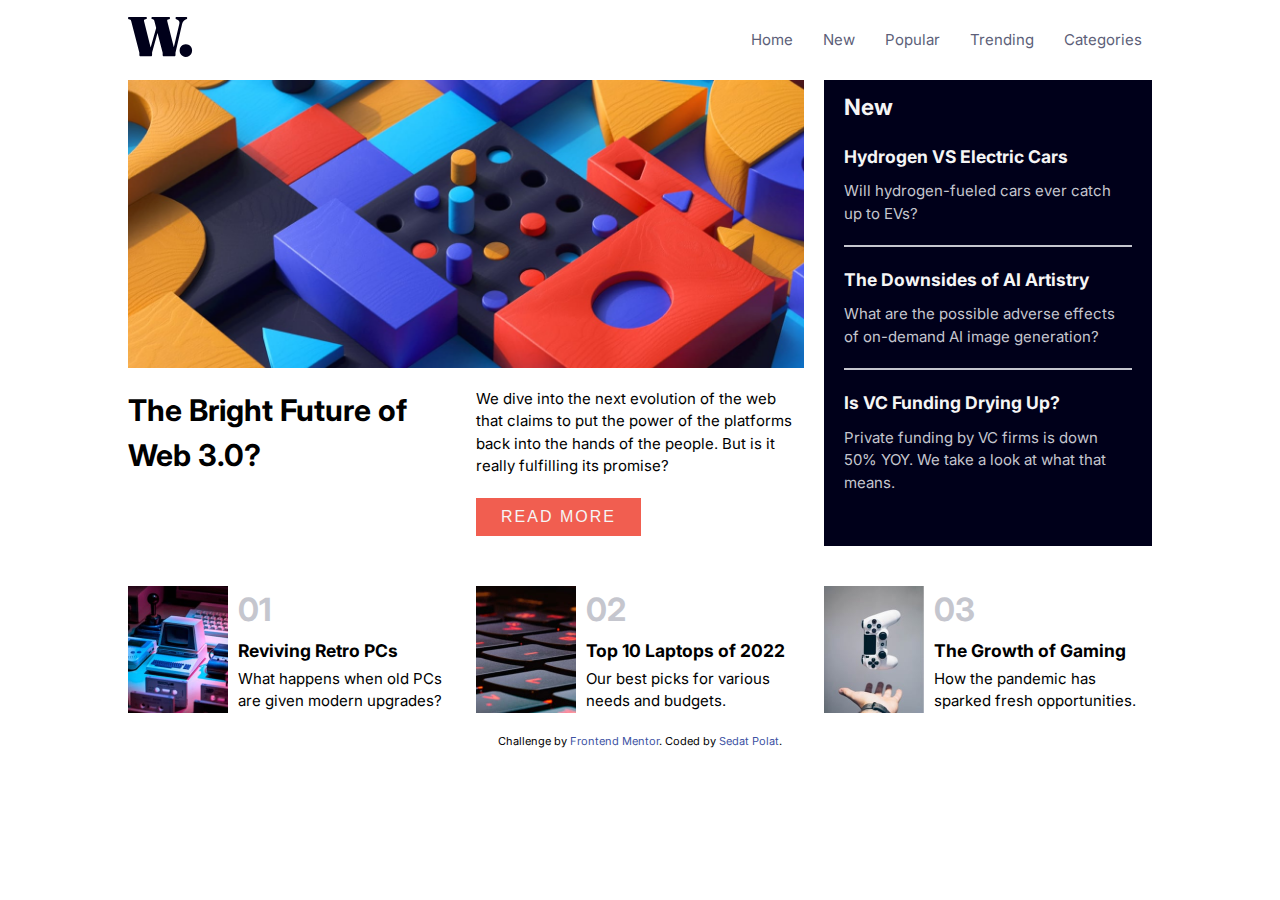
<file: index.html>
<!DOCTYPE html>
<html lang="en">
<head>
  <meta charset="UTF-8">
  <meta name="viewport" content="width=device-width, initial-scale=1.0"> <!-- displays site properly based on user's device -->

  <link rel="icon" type="image/png" sizes="32x32" href="./assets/images/favicon-32x32.png">

  <link rel="preconnect" href="https://fonts.googleapis.com">
  <link rel="preconnect" href="https://fonts.gstatic.com" crossorigin>
  <link href="https://fonts.googleapis.com/css2?family=Inter:wght@200;300;400;500;600;700;800;900&family=Open+Sans:ital,wght@0,300;0,400;0,500;0,600;0,700;0,800;1,300;1,400;1,500;1,600;1,700;1,800&family=Raleway:ital,wght@0,200;0,300;0,400;0,500;0,600;0,700;0,800;0,900;1,200;1,300;1,400;1,500;1,600;1,700;1,800;1,900&display=swap" rel="stylesheet">
  
  <link href="https://fonts.googleapis.com/css2?family=Material+Icons+Outlined" rel="stylesheet" />
  <link href="https://fonts.googleapis.com/css2?family=Material+Icons" rel="stylesheet" />
  <link href="https://fonts.googleapis.com/css2?family=Material+Symbols+Outlined" rel="stylesheet" />

  <link rel="stylesheet" href="style.css">
  <title>Frontend Mentor | News homepage</title>

  <!-- Feel free to remove these styles or customise in your own stylesheet 👍 -->
  <style>
    .attribution { font-size: 11px; text-align: center; }
    .attribution a { color: hsl(228, 45%, 44%); }
  </style>
</head>
<body>
    <div class="container">
        <header>
            <a class="logo_link" href="#">
                <img class="logo_img" src="/assets/images/logo.svg" alt="">
            </a>
            <nav>
                <span class="icons menu_icon material-icons-outlined">
                    menu
                </span>
                <span class="icons close_icon material-icons-outlined">
                    close
                </span>

                <ul class="nav_list">
                    <li class="list_item">
                        <a class="list_item_link" href="#">Home</a>
                    </li>
                    <li class="list_item">
                        <a class="list_item_link" href="#">New</a>
                    </li>
                    <li class="list_item">
                        <a class="list_item_link" href="#">Popular</a>
                    </li>
                    <li class="list_item">
                        <a class="list_item_link" href="#">Trending</a>
                    </li>
                    <li class="list_item">
                        <a class="list_item_link" href="#">Categories</a>
                    </li>
                </ul>
            </nav>
        </header>

        <main>
            <img class="hero_img" src="/assets/images/image-web-3-desktop.jpg" alt="">
            <h1 class="hero_title">
                The Bright Future of Web 3.0?
            </h1>

            <div class="hero_desc">
                <p class="hero_parag">
                      We dive into the next evolution of the web that claims to put the power of the platforms back into the hands of the people. 
                      But is it really fulfilling its promise?
                </p>
                <button class="hero_btn">Read more</button>
            </div>

            <section class="new">
                <h2>New</h2>
                <div class="new_item">
                    <h3 class="new_title">
                        Hydrogen VS Electric Cars
                    </h3>
                    <p class="new_parag">
                        Will hydrogen-fueled cars ever catch up to EVs?
                    </p>
                </div>
                <div class="new_item">
                    <h3 class="new_title">
                        The Downsides of AI Artistry
                    </h3>
                    <p class="new_parag">
                        What are the possible adverse effects of on-demand AI image generation?
                    </p>
                </div>
                <div class="new_item">
                    <h3 class="new_title">
                        Is VC Funding Drying Up?
                    </h3>
                    <p class="new_parag">
                        Private funding by VC firms is down 50% YOY. We take a look at what that means.
                    </p>
                </div>
            </section>

      
                <div class="feature feature_1">
                    <img class="feature_img" src="/assets/images/image-retro-pcs.jpg" alt="">
                    <div class="feature_info">
                        <span class="feature_number">01</span>
                        <h3 class="feature_title">
                            Reviving Retro PCs
                        </h3>
                        <p class="feature_parag">
                            What happens when old PCs are given modern upgrades?
                        </p>
                    </div>
                </div>
                <div class="feature feature_2">
                    <img class="feature_img" src="/assets/images/image-top-laptops.jpg" alt="">
                    <div class="feature_info">
                        <span class="feature_number">02</span>
                        <h3 class="feature_title">
                            Top 10 Laptops of 2022
                        </h3>
                        <p class="feature_parag">
                            Our best picks for various needs and budgets.
                        </p>
                    </div>
                </div>
                <div class="feature feature_3">
                    <img class="feature_img" src="/assets/images/image-gaming-growth.jpg" alt="">
                    <div class="feature_info">
                        <span class="feature_number">03</span>
                        <h3 class="feature_title">
                            The Growth of Gaming
                        </h3>
                        <p class="feature_parag">
                            How the pandemic has sparked fresh opportunities.
                        </p>
                    </div>
                </div>
   
        </main>
    </div>

  <div class="attribution">
    Challenge by <a href="https://www.frontendmentor.io?ref=challenge" target="_blank">Frontend Mentor</a>.
    Coded by <a href="#">Sedat Polat</a>.
  </div>

  <script src="/script.js"></script>
</body>
</html>
</file>
<file: style.css>
*, *::before, *::after {
    box-sizing: border-box;
    margin: 0;
    padding: 0;
    list-style-type: none;
}
:root {
    --soft-orange:   hsl(35, 77%, 62%);
    --soft-red: hsl(5, 85%, 63%);
    --off-white: hsl(36, 100%, 99%);
    --grayish-blue:  hsl(233, 8%, 79%);
    --dark-grayish-blue: hsl(236, 13%, 42%);
    --very-dark-blue: hsl(240, 100%, 5%);
}
body {
    min-height: 100vh;
    font-size: 15px;
    font-family: 'Inter', sans-serif;
    overflow-x: hidden;
    line-height: 1.5;
}
/*! =======GLOBAL STYLES=========================*/
img {
    max-width: 100%;
    height: 100%;
    object-fit: cover;
}
a {
    text-decoration: none;
}
.container {
    max-width: 64rem;
    width: 96%;
    margin: 0 auto;
}
/*! =======HEADER STYLES=========================*/
header {
    display: flex;
    justify-content: space-between;
    align-items: center;
    height: 80px;
}
.icons {
    font-size: 42px;
    cursor: pointer;
    user-select: none;
    display: none;
}
.nav_list {
    display: flex;
    align-items: center;
}
.list_item + .list_item {
    margin-left: 10px;
}
.list_item_link {
    padding: 5px 10px;
    color: var(--dark-grayish-blue);
    transition: .3s;
}
.list_item_link:hover,
.list_item_link:focus {
    background-color: var(--very-dark-blue);
    color: var(--off-white);
}
@media (max-width: 40rem) {
    header {
        position: relative;
    }
    .menu_icon {
        display: block;
    }
    .close_icon.show,
    .menu_icon.show {
        display: block;
    }
    .close_icon.hide,
    .menu_icon.hide {
        display: none;
    }
    .nav_list {
        position: absolute;
        top: 100%;
        right: -150%;
        background-color: var(--very-dark-blue);
        flex-direction: column;
        width: 100%;
        padding-block: 20px;
        transition: all .3s ease-in-out;
        z-index: 100;
    }
    .nav_list.show {
        right: 0px;
    }
    .list_item + .list_item {
        margin-top: 20px;
        margin-left: 0;
    }
    .list_item_link {
        color: var(--grayish-blue);
    }
    .list_item_link:hover,
    .list_item_link:focus {
    background-color: var(--off-white);
    color: var(--very-dark-blue);
}
}
/*! =======MAIN STYLES=========================*/
main {

}
main > * {
    margin-bottom: 30px;
}
.hero_img {
    grid-area: image;
    margin-bottom: 10px;
}
.hero_title {
    grid-area: title;
    margin-bottom: 10px;
    max-width: 20ch;
}
.hero_desc {
    grid-area: desc;
}
.hero_btn {
    background-color: var(--soft-red);
    border: none;
    padding: 10px 25px;
    font-size: 16px;
    text-transform: uppercase;
    color: whitesmoke;
    cursor: pointer;
    letter-spacing: 2px;
    margin-top: 20px;
}
.new {
    grid-area: new;
    background-color: var(--very-dark-blue);
    color: whitesmoke;
    padding: 10px 20px;
    margin: 0 auto;
    margin-bottom: 20px;
    max-width: 400px;

}
.new_item {
    padding-block: 20px;
}
.new_item + .new_item {
    border-top: 2px solid var(--grayish-blue);
}
.new_title {
 margin-bottom: 10px;
}
.new_parag {
    color: var(--grayish-blue);
}
.feature_img {
    max-width: 100px;
}
.feature_1 {
    grid-area: feature1;
}
.feature_2 {
    grid-area: feature2;
}
.feature_3 {
    grid-area: feature3;
}
.feature {
    display: flex;
    column-gap: 10px;
    margin: 0 auto;
    margin-bottom: 20px;
    max-width: 400px;
}
.feature_info {
    display: flex;
    flex-direction: column;
    justify-content: space-between;
    max-width: 30ch;
}
.feature_number {
    color: var(--grayish-blue);
    font-size: 32px;
    font-weight: bold;
}

@media (min-width: 50rem) {
    main {
        display: grid;
        grid-template-columns: 1fr 1fr 1fr;
        /* grid-template-rows: 300px 150px 150px; */
        grid-template-areas: 
            "image      image      new"
            "title          desc         new"
            "feature1   feature2   feature3"
        ;
        gap: 20px;
    }
}
</file>
